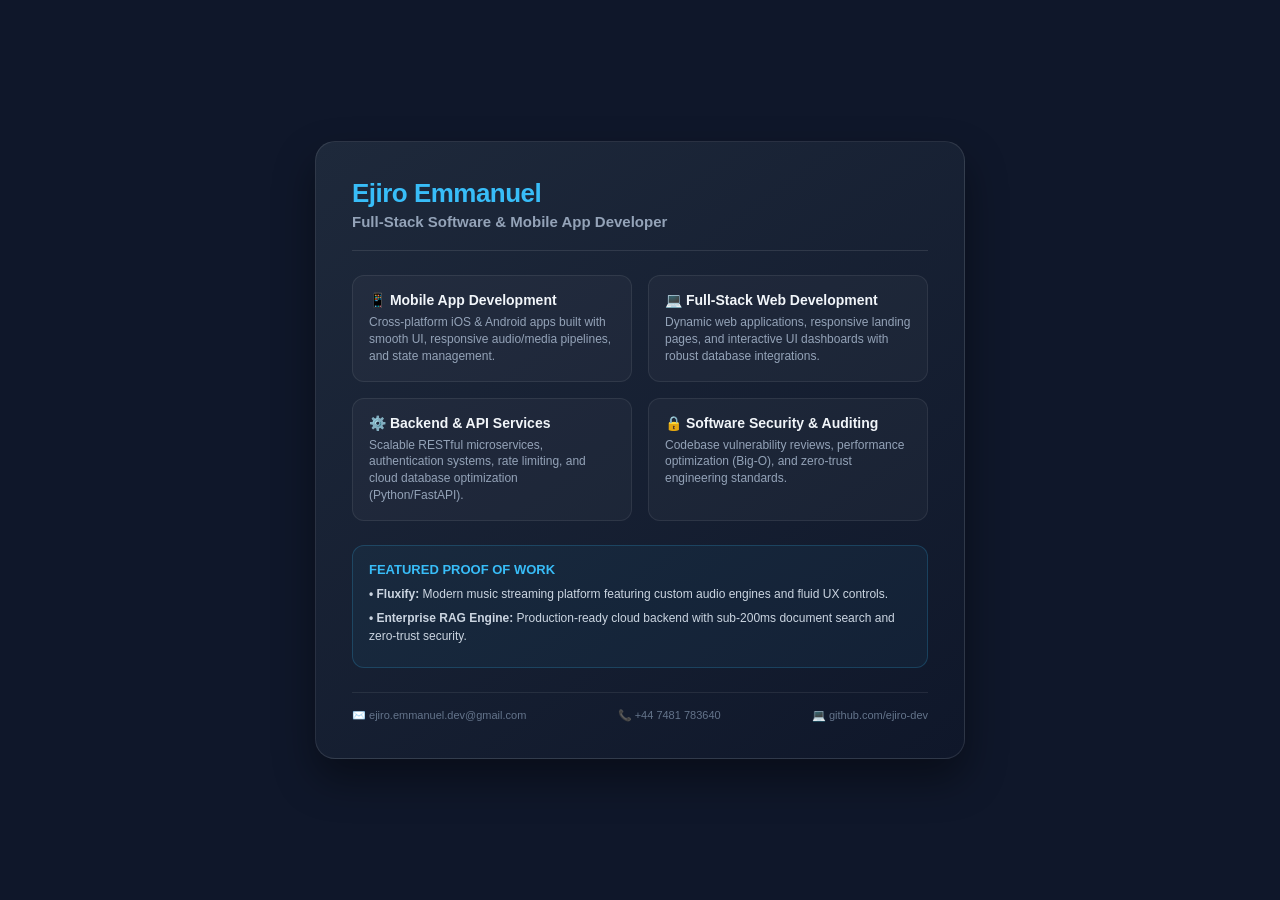
<file: Skill.html>
<!DOCTYPE html>
<html lang="en">
<head>
    <meta charset="UTF-8">
    <meta name="viewport" content="width=device-width, initial-scale=1.0">
    <title>Ejiro Emmanuel - Skills Showcase</title>
    <style>
        * { box-sizing: border-box; margin: 0; padding: 0; }
        body {
            font-family: -apple-system, BlinkMacSystemFont, "Segoe UI", Roboto, sans-serif;
            background: #0f172a;
            color: #f8fafc;
            display: flex;
            justify-content: center;
            align-items: center;
            min-height: 100vh;
            padding: 24px;
        }
        .card {
            background: linear-gradient(145deg, #1e293b, #0f172a);
            border: 1px solid rgba(255, 255, 255, 0.1);
            border-radius: 20px;
            width: 100%;
            max-width: 650px;
            padding: 36px;
            box-shadow: 0 20px 40px rgba(0,0,0,0.4);
        }
        .header {
            border-bottom: 1px solid rgba(255, 255, 255, 0.1);
            padding-bottom: 20px;
            margin-bottom: 24px;
        }
        .name { font-size: 26px; font-weight: 800; color: #38bdf8; letter-spacing: -0.02em; }
        .role { font-size: 15px; font-weight: 600; color: #94a3b8; margin-top: 4px; }
        .grid {
            display: grid;
            grid-template-columns: 1fr 1fr;
            gap: 16px;
            margin-bottom: 24px;
        }
        .skill-box {
            background: rgba(255, 255, 255, 0.03);
            border: 1px solid rgba(255, 255, 255, 0.08);
            border-radius: 12px;
            padding: 16px;
        }
        .skill-box h3 { font-size: 14px; font-weight: 700; color: #f1f5f9; margin-bottom: 6px; }
        .skill-box p { font-size: 12px; color: #94a3b8; line-height: 1.4; }
        .projects {
            background: rgba(56, 189, 248, 0.05);
            border: 1px solid rgba(56, 189, 248, 0.2);
            border-radius: 12px;
            padding: 16px;
            margin-bottom: 24px;
        }
        .projects h3 { font-size: 13px; font-weight: 700; color: #38bdf8; text-transform: uppercase; margin-bottom: 8px; }
        .projects p { font-size: 12px; color: #cbd5e1; line-height: 1.5; margin-bottom: 6px; }
        .footer {
            display: flex;
            justify-content: space-between;
            font-size: 11px;
            color: #64748b;
            border-top: 1px solid rgba(255, 255, 255, 0.08);
            padding-top: 16px;
            flex-wrap: wrap;
            gap: 8px;
        }
    </style>
</head>
<body>
    <div class="card">
        <div class="header">
            <div class="name">Ejiro Emmanuel</div>
            <div class="role">Full-Stack Software & Mobile App Developer</div>
        </div>

        <div class="grid">
            <div class="skill-box">
                <h3>📱 Mobile App Development</h3>
                <p>Cross-platform iOS & Android apps built with smooth UI, responsive audio/media pipelines, and state management.</p>
            </div>
            <div class="skill-box">
                <h3>💻 Full-Stack Web Development</h3>
                <p>Dynamic web applications, responsive landing pages, and interactive UI dashboards with robust database integrations.</p>
            </div>
            <div class="skill-box">
                <h3>⚙️ Backend & API Services</h3>
                <p>Scalable RESTful microservices, authentication systems, rate limiting, and cloud database optimization (Python/FastAPI).</p>
            </div>
            <div class="skill-box">
                <h3>🔒 Software Security & Auditing</h3>
                <p>Codebase vulnerability reviews, performance optimization (Big-O), and zero-trust engineering standards.</p>
            </div>
        </div>

        <div class="projects">
            <h3>Featured Proof of Work</h3>
            <p><strong>• Fluxify:</strong> Modern music streaming platform featuring custom audio engines and fluid UX controls.</p>
            <p><strong>• Enterprise RAG Engine:</strong> Production-ready cloud backend with sub-200ms document search and zero-trust security.</p>
        </div>

        <div class="footer">
            <span>✉️ ejiro.emmanuel.dev@gmail.com</span>
            <span>📞 +44 7481 783640</span>
            <span>💻 github.com/ejiro-dev</span>
        </div>
    </div>
</body>
      </html>
</file>
